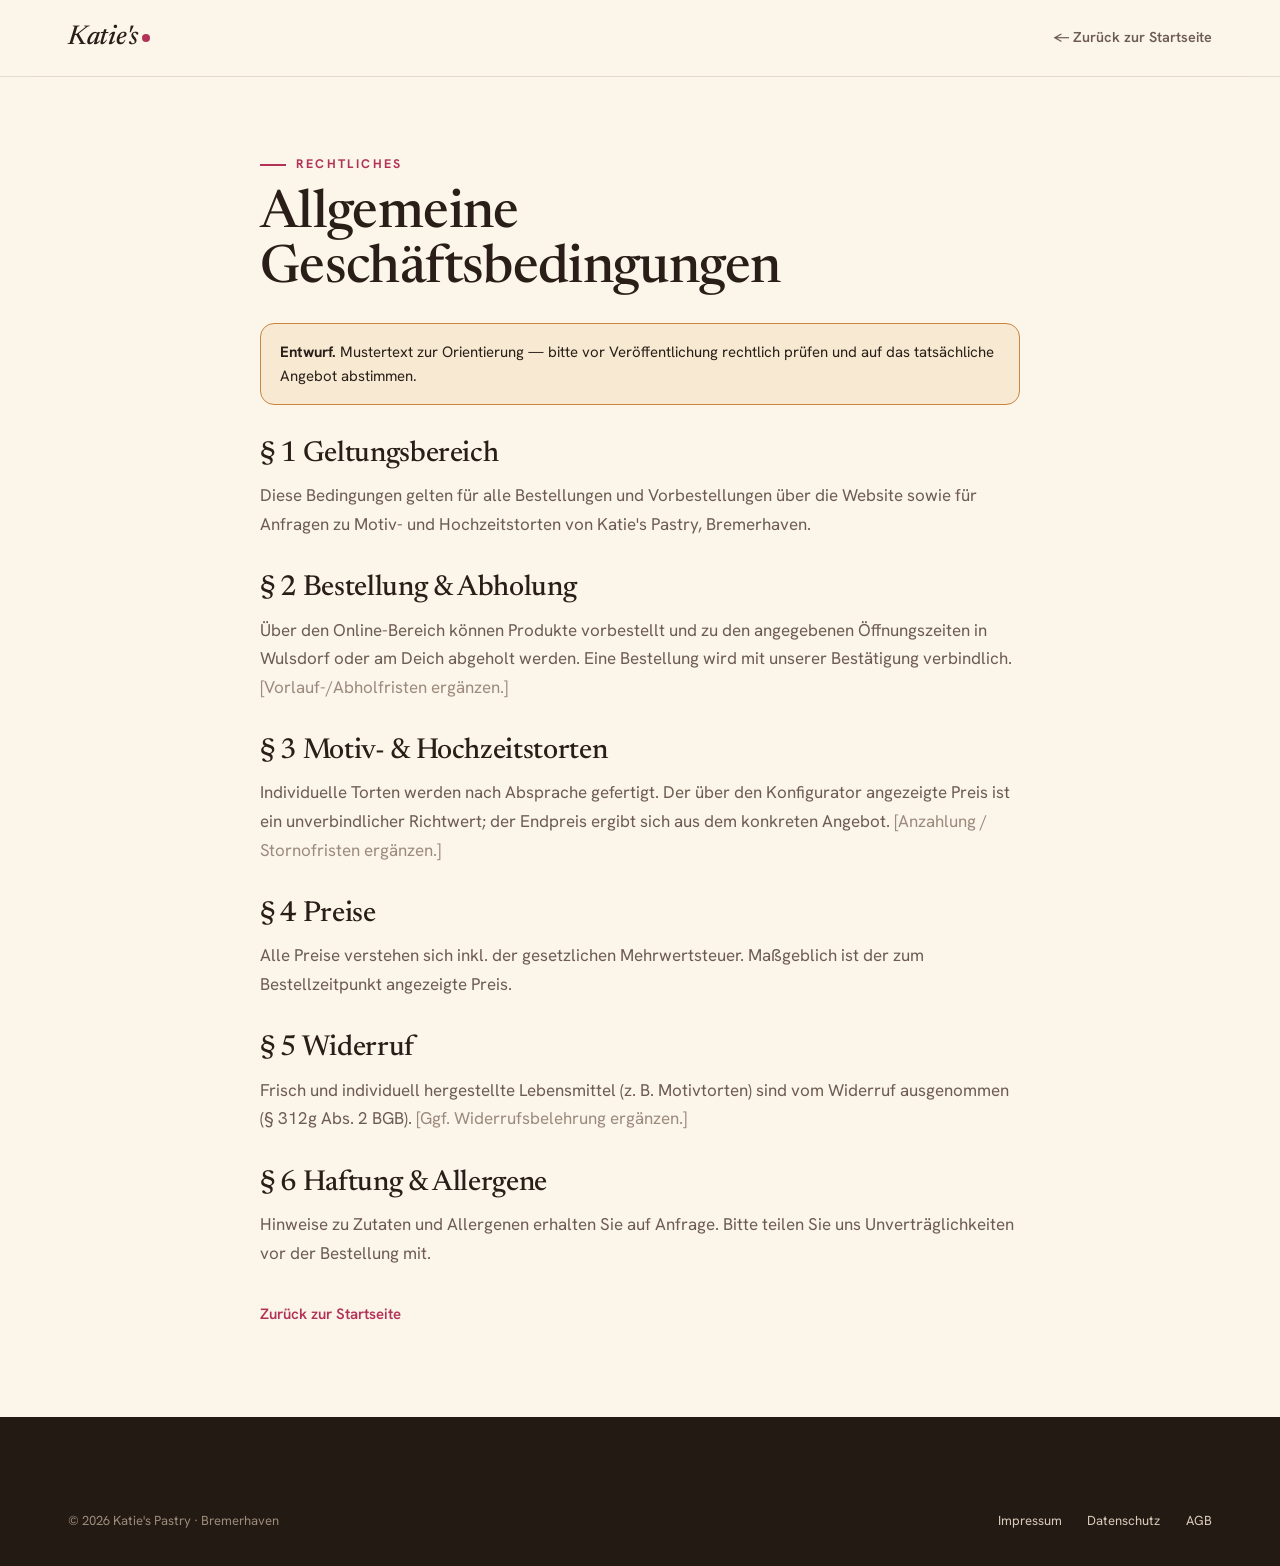
<file: AGB.html>
<!DOCTYPE html>
<html lang="de">
<head>
<meta charset="UTF-8">
<meta name="viewport" content="width=device-width, initial-scale=1.0">
<title>AGB — Katie's Pastry</title>
<meta name="robots" content="noindex">
<link rel="icon" type="image/svg+xml" href="assets/favicon.svg">
<link rel="preconnect" href="https://fonts.googleapis.com">
<link rel="preconnect" href="https://fonts.gstatic.com" crossorigin>
<link href="https://fonts.googleapis.com/css2?family=Newsreader:ital,opsz,wght@0,6..72,400;0,6..72,500;0,6..72,600;1,6..72,400;1,6..72,500&family=Hanken+Grotesk:wght@400;500;600;700;800&display=swap" rel="stylesheet">
<link rel="stylesheet" href="assets/styles.css">
</head>
<body>

<header class="legal-header">
  <div class="container">
    <a href="Katie's Pastry.html" class="brand" aria-label="Katie's Pastry — Startseite">Katie's<span class="dot"></span></a>
    <a href="Katie's Pastry.html" class="legal-back">← Zurück zur Startseite</a>
  </div>
</header>

<main class="container">
  <article class="legal">
    <span class="eyebrow">Rechtliches</span>
    <h1>Allgemeine Geschäftsbedingungen</h1>

    <div class="draft"><span><b>Entwurf.</b> Mustertext zur Orientierung — bitte vor Veröffentlichung rechtlich prüfen und auf das tatsächliche Angebot abstimmen.</span></div>

    <h2>§ 1 Geltungsbereich</h2>
    <p>Diese Bedingungen gelten für alle Bestellungen und Vorbestellungen über die Website sowie für Anfragen zu Motiv- und Hochzeitstorten von Katie's Pastry, Bremerhaven.</p>

    <h2>§ 2 Bestellung & Abholung</h2>
    <p>Über den Online-Bereich können Produkte vorbestellt und zu den angegebenen Öffnungszeiten in Wulsdorf oder am Deich abgeholt werden. Eine Bestellung wird mit unserer Bestätigung verbindlich. <span class="ph">[Vorlauf-/Abholfristen ergänzen.]</span></p>

    <h2>§ 3 Motiv- & Hochzeitstorten</h2>
    <p>Individuelle Torten werden nach Absprache gefertigt. Der über den Konfigurator angezeigte Preis ist ein unverbindlicher Richtwert; der Endpreis ergibt sich aus dem konkreten Angebot. <span class="ph">[Anzahlung / Stornofristen ergänzen.]</span></p>

    <h2>§ 4 Preise</h2>
    <p>Alle Preise verstehen sich inkl. der gesetzlichen Mehrwertsteuer. Maßgeblich ist der zum Bestellzeitpunkt angezeigte Preis.</p>

    <h2>§ 5 Widerruf</h2>
    <p>Frisch und individuell hergestellte Lebensmittel (z. B. Motivtorten) sind vom Widerruf ausgenommen (§ 312g Abs. 2 BGB). <span class="ph">[Ggf. Widerrufsbelehrung ergänzen.]</span></p>

    <h2>§ 6 Haftung & Allergene</h2>
    <p>Hinweise zu Zutaten und Allergenen erhalten Sie auf Anfrage. Bitte teilen Sie uns Unverträglichkeiten vor der Bestellung mit.</p>

    <p style="margin-top:2rem"><a class="link-arrow" href="Katie's Pastry.html">Zurück zur Startseite</a></p>
  </article>
</main>

<footer class="footer">
  <div class="container">
    <div class="footer-bot" style="border:0;padding-top:0">
      <span>© <span id="y"></span> Katie's Pastry · Bremerhaven</span>
      <div class="fb-links">
        <a href="Impressum.html">Impressum</a>
        <a href="Datenschutz.html">Datenschutz</a>
        <a href="AGB.html">AGB</a>
      </div>
    </div>
  </div>
</footer>
<script>document.getElementById('y').textContent=new Date().getFullYear();</script>
</body>
</html>
</file>
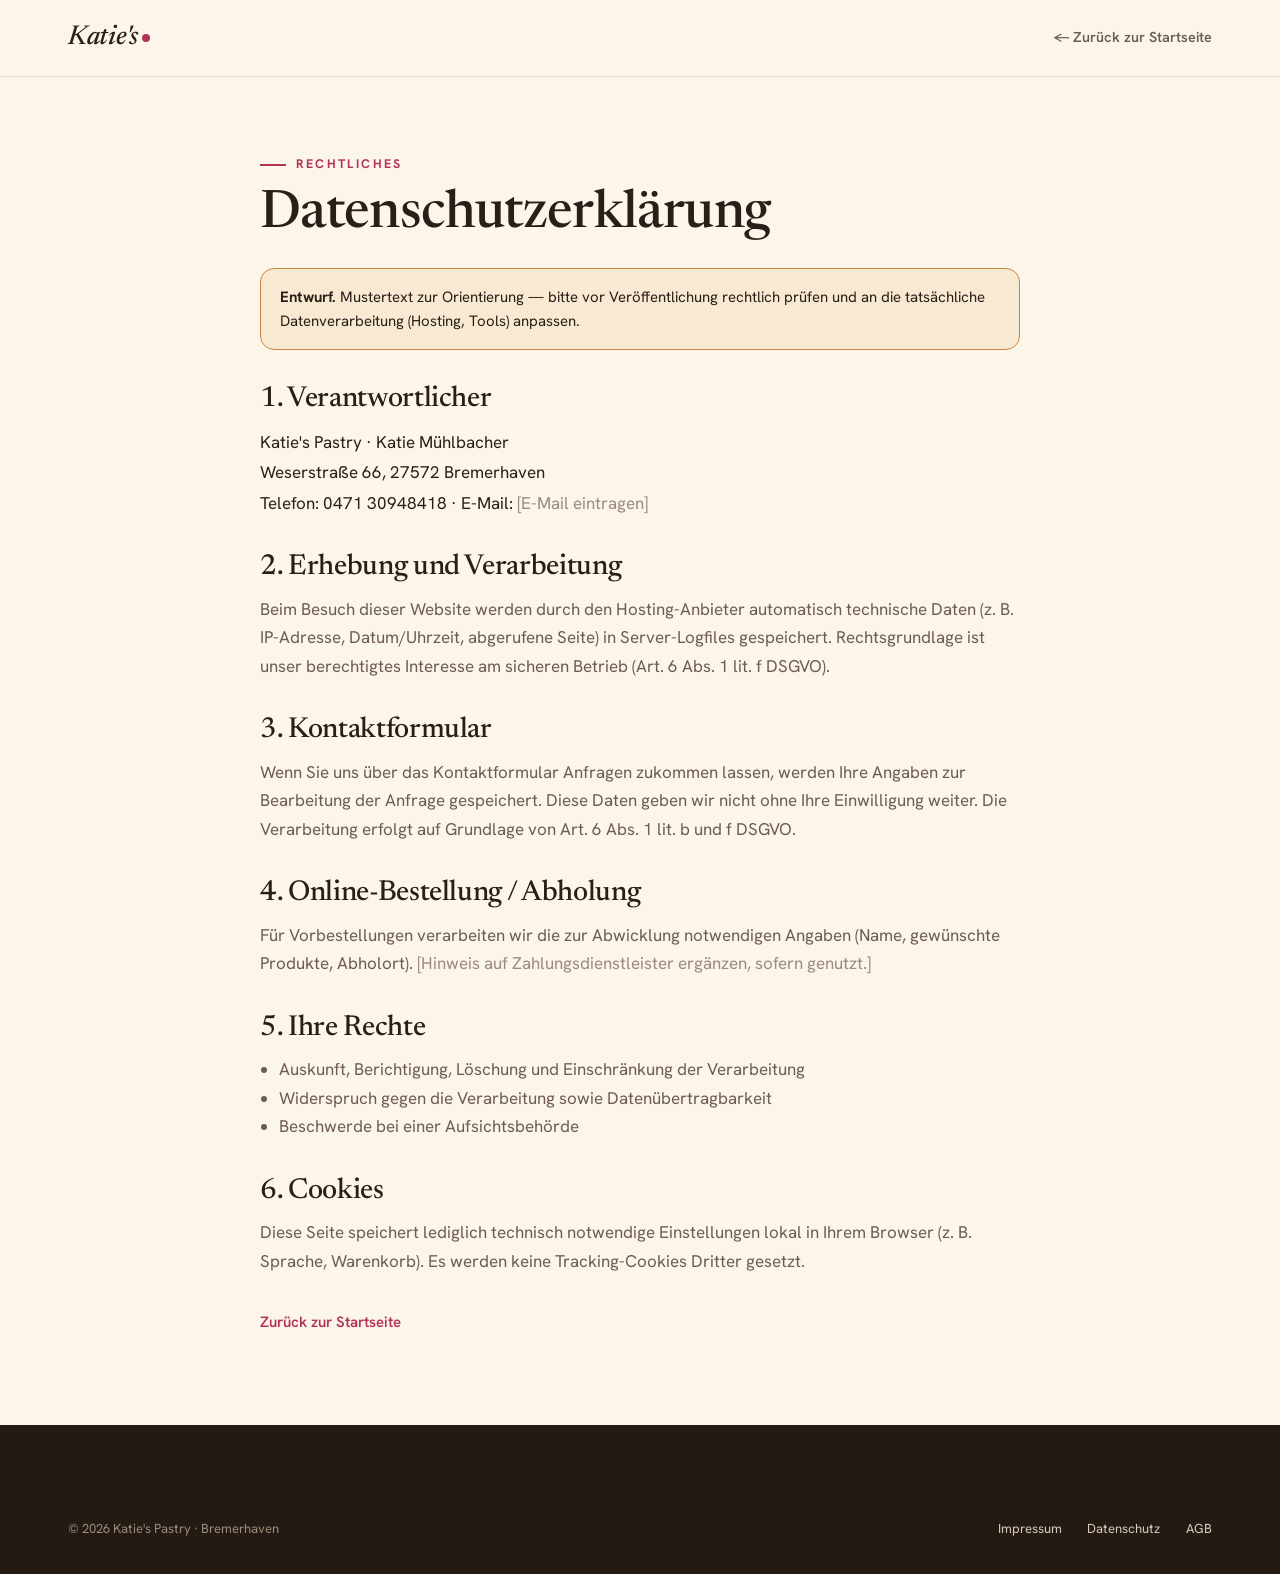
<file: Datenschutz.html>
<!DOCTYPE html>
<html lang="de">
<head>
<meta charset="UTF-8">
<meta name="viewport" content="width=device-width, initial-scale=1.0">
<title>Datenschutz — Katie's Pastry</title>
<meta name="robots" content="noindex">
<link rel="icon" type="image/svg+xml" href="assets/favicon.svg">
<link rel="preconnect" href="https://fonts.googleapis.com">
<link rel="preconnect" href="https://fonts.gstatic.com" crossorigin>
<link href="https://fonts.googleapis.com/css2?family=Newsreader:ital,opsz,wght@0,6..72,400;0,6..72,500;0,6..72,600;1,6..72,400;1,6..72,500&family=Hanken+Grotesk:wght@400;500;600;700;800&display=swap" rel="stylesheet">
<link rel="stylesheet" href="assets/styles.css">
</head>
<body>

<header class="legal-header">
  <div class="container">
    <a href="Katie's Pastry.html" class="brand" aria-label="Katie's Pastry — Startseite">Katie's<span class="dot"></span></a>
    <a href="Katie's Pastry.html" class="legal-back">← Zurück zur Startseite</a>
  </div>
</header>

<main class="container">
  <article class="legal">
    <span class="eyebrow">Rechtliches</span>
    <h1>Datenschutzerklärung</h1>

    <div class="draft"><span><b>Entwurf.</b> Mustertext zur Orientierung — bitte vor Veröffentlichung rechtlich prüfen und an die tatsächliche Datenverarbeitung (Hosting, Tools) anpassen.</span></div>

    <h2>1. Verantwortlicher</h2>
    <address>
      Katie's Pastry · Katie Mühlbacher<br>
      Weserstraße 66, 27572 Bremerhaven<br>
      Telefon: 0471 30948418 · E-Mail: <span class="ph">[E-Mail eintragen]</span>
    </address>

    <h2>2. Erhebung und Verarbeitung</h2>
    <p>Beim Besuch dieser Website werden durch den Hosting-Anbieter automatisch technische Daten (z. B. IP-Adresse, Datum/Uhrzeit, abgerufene Seite) in Server-Logfiles gespeichert. Rechtsgrundlage ist unser berechtigtes Interesse am sicheren Betrieb (Art. 6 Abs. 1 lit. f DSGVO).</p>

    <h2>3. Kontaktformular</h2>
    <p>Wenn Sie uns über das Kontaktformular Anfragen zukommen lassen, werden Ihre Angaben zur Bearbeitung der Anfrage gespeichert. Diese Daten geben wir nicht ohne Ihre Einwilligung weiter. Die Verarbeitung erfolgt auf Grundlage von Art. 6 Abs. 1 lit. b und f DSGVO.</p>

    <h2>4. Online-Bestellung / Abholung</h2>
    <p>Für Vorbestellungen verarbeiten wir die zur Abwicklung notwendigen Angaben (Name, gewünschte Produkte, Abholort). <span class="ph">[Hinweis auf Zahlungsdienstleister ergänzen, sofern genutzt.]</span></p>

    <h2>5. Ihre Rechte</h2>
    <ul>
      <li>Auskunft, Berichtigung, Löschung und Einschränkung der Verarbeitung</li>
      <li>Widerspruch gegen die Verarbeitung sowie Datenübertragbarkeit</li>
      <li>Beschwerde bei einer Aufsichtsbehörde</li>
    </ul>

    <h2>6. Cookies</h2>
    <p>Diese Seite speichert lediglich technisch notwendige Einstellungen lokal in Ihrem Browser (z. B. Sprache, Warenkorb). Es werden keine Tracking-Cookies Dritter gesetzt.</p>

    <p style="margin-top:2rem"><a class="link-arrow" href="Katie's Pastry.html">Zurück zur Startseite</a></p>
  </article>
</main>

<footer class="footer">
  <div class="container">
    <div class="footer-bot" style="border:0;padding-top:0">
      <span>© <span id="y"></span> Katie's Pastry · Bremerhaven</span>
      <div class="fb-links">
        <a href="Impressum.html">Impressum</a>
        <a href="Datenschutz.html">Datenschutz</a>
        <a href="AGB.html">AGB</a>
      </div>
    </div>
  </div>
</footer>
<script>document.getElementById('y').textContent=new Date().getFullYear();</script>
</body>
</html>
</file>
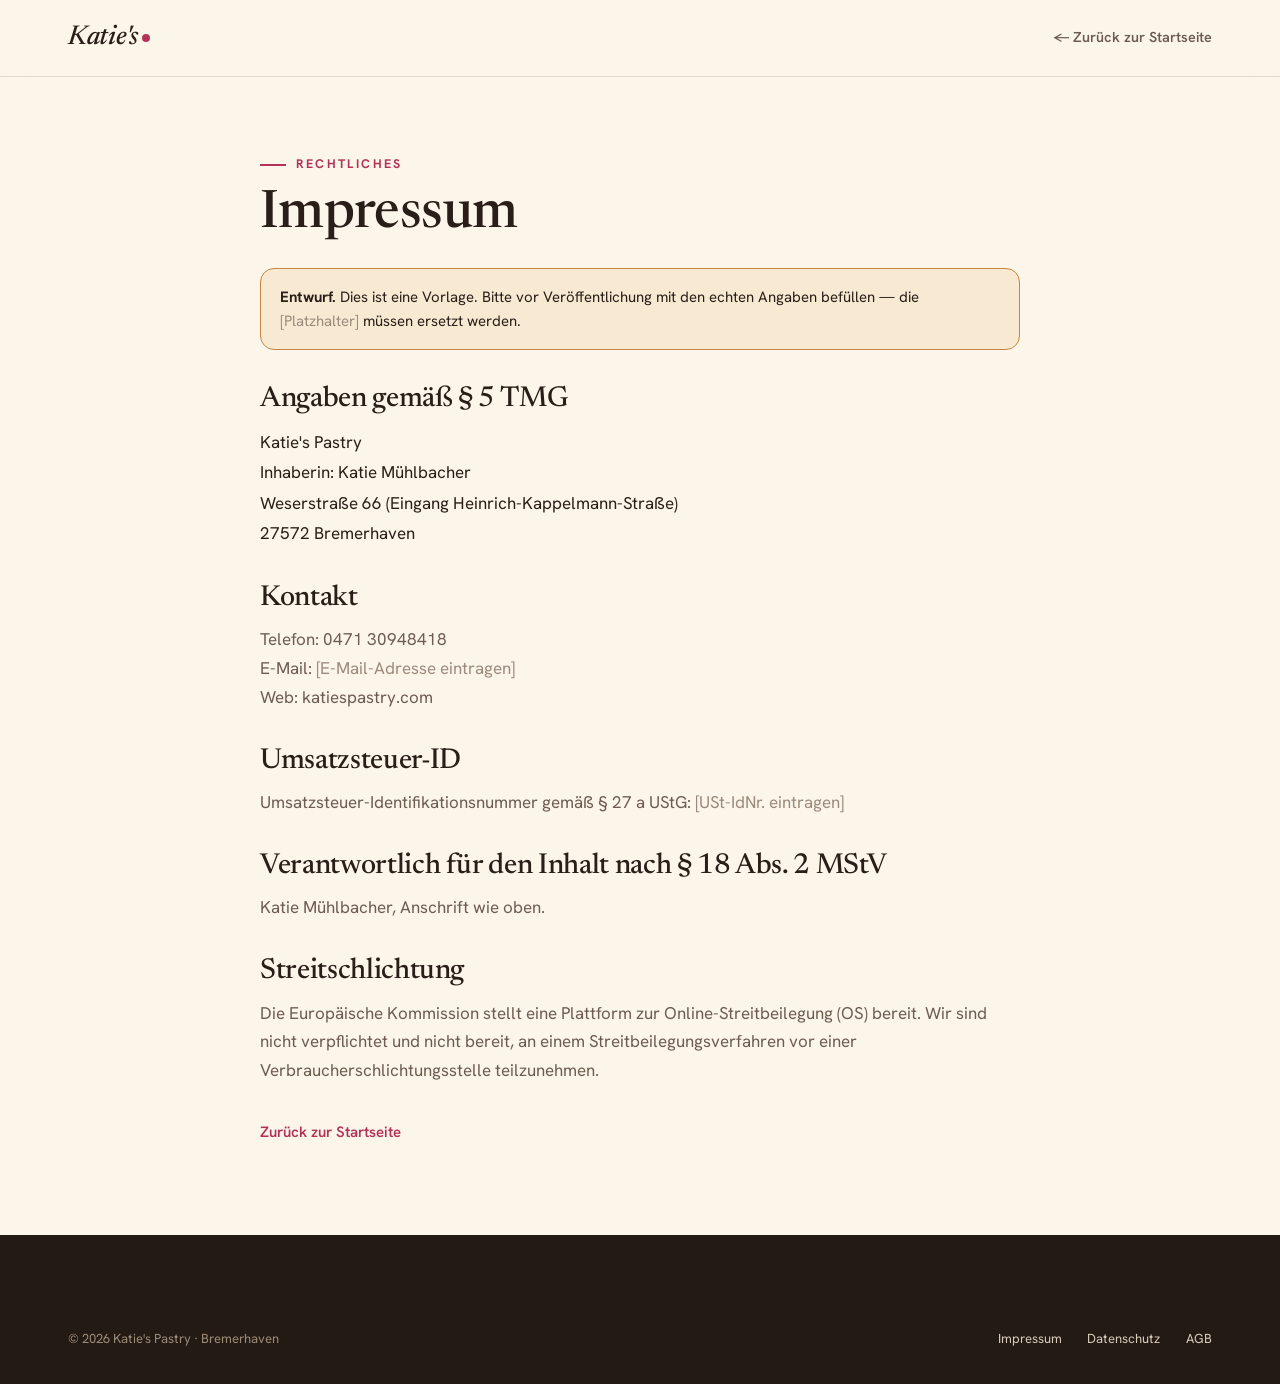
<file: Impressum.html>
<!DOCTYPE html>
<html lang="de">
<head>
<meta charset="UTF-8">
<meta name="viewport" content="width=device-width, initial-scale=1.0">
<title>Impressum — Katie's Pastry</title>
<meta name="robots" content="noindex">
<link rel="icon" type="image/svg+xml" href="assets/favicon.svg">
<link rel="preconnect" href="https://fonts.googleapis.com">
<link rel="preconnect" href="https://fonts.gstatic.com" crossorigin>
<link href="https://fonts.googleapis.com/css2?family=Newsreader:ital,opsz,wght@0,6..72,400;0,6..72,500;0,6..72,600;1,6..72,400;1,6..72,500&family=Hanken+Grotesk:wght@400;500;600;700;800&display=swap" rel="stylesheet">
<link rel="stylesheet" href="assets/styles.css">
</head>
<body>

<header class="legal-header">
  <div class="container">
    <a href="Katie's Pastry.html" class="brand" aria-label="Katie's Pastry — Startseite">Katie's<span class="dot"></span></a>
    <a href="Katie's Pastry.html" class="legal-back">← Zurück zur Startseite</a>
  </div>
</header>

<main class="container">
  <article class="legal">
    <span class="eyebrow">Rechtliches</span>
    <h1>Impressum</h1>

    <div class="draft"><span><b>Entwurf.</b> Dies ist eine Vorlage. Bitte vor Veröffentlichung mit den echten Angaben befüllen — die <span class="ph">[Platzhalter]</span> müssen ersetzt werden.</span></div>

    <h2>Angaben gemäß § 5 TMG</h2>
    <address>
      Katie's Pastry<br>
      Inhaberin: Katie Mühlbacher<br>
      Weserstraße 66 (Eingang Heinrich-Kappelmann-Straße)<br>
      27572 Bremerhaven
    </address>

    <h2>Kontakt</h2>
    <p>
      Telefon: 0471 30948418<br>
      E-Mail: <span class="ph">[E-Mail-Adresse eintragen]</span><br>
      Web: katiespastry.com
    </p>

    <h2>Umsatzsteuer-ID</h2>
    <p>Umsatzsteuer-Identifikationsnummer gemäß § 27 a UStG: <span class="ph">[USt-IdNr. eintragen]</span></p>

    <h2>Verantwortlich für den Inhalt nach § 18 Abs. 2 MStV</h2>
    <p>Katie Mühlbacher, Anschrift wie oben.</p>

    <h2>Streitschlichtung</h2>
    <p>Die Europäische Kommission stellt eine Plattform zur Online-Streitbeilegung (OS) bereit. Wir sind nicht verpflichtet und nicht bereit, an einem Streitbeilegungsverfahren vor einer Verbraucherschlichtungsstelle teilzunehmen.</p>

    <p style="margin-top:2rem"><a class="link-arrow" href="Katie's Pastry.html">Zurück zur Startseite</a></p>
  </article>
</main>

<footer class="footer">
  <div class="container">
    <div class="footer-bot" style="border:0;padding-top:0">
      <span>© <span id="y"></span> Katie's Pastry · Bremerhaven</span>
      <div class="fb-links">
        <a href="Impressum.html">Impressum</a>
        <a href="Datenschutz.html">Datenschutz</a>
        <a href="AGB.html">AGB</a>
      </div>
    </div>
  </div>
</footer>
<script>document.getElementById('y').textContent=new Date().getFullYear();</script>
</body>
</html>
</file>
<file: assets/styles.css>
/* ============================================================
   Katie's Pastry — warme Konditorei-Marke
   Palette: Creme · Espresso · Cassis-Beere · Karamell · Pistazie
   Type:   Newsreader (display/serif) + Hanken Grotesk (sans)
   ============================================================ */

:root {
  /* surfaces */
  --cream:    #FBF5EA;
  --cream-2:  #F3E7D3;
  --sand:     #EAD9BF;
  --paper:    #FFFCF6;
  --ink-block:#241A14;

  /* ink */
  --ink:   #2A1F18;
  --ink-2: #6E5C50;
  --ink-3: #9C8A7C;

  /* brand accents */
  --berry:      #B23357;
  --berry-deep: #8C2645;
  --berry-soft: #F6E2E8;
  --caramel:    #C9853C;
  --caramel-deep:#A9692A;
  --caramel-soft:#F7E9D2;
  --pistachio:  #7C9A57;
  --pistachio-soft:#EAEFDD;

  /* lines */
  --line:   rgba(42,31,24,.12);
  --line-2: rgba(42,31,24,.22);

  /* radii */
  --r-sm: 8px;
  --r:    14px;
  --r-lg: 24px;
  --r-pill: 999px;

  /* shadows (floating UI only) */
  --shadow-sm: 0 8px 22px -14px rgba(42,31,24,.35);
  --shadow:    0 26px 60px -28px rgba(42,31,24,.40);

  /* type */
  --font-display: "Newsreader", Georgia, "Times New Roman", serif;
  --font-body: "Hanken Grotesk", system-ui, -apple-system, "Segoe UI", sans-serif;

  --t-display: clamp(2.9rem, 1.4rem + 6vw, 6rem);
  --t-h2:      clamp(2rem, 1.2rem + 3vw, 3.3rem);
  --t-h3:      clamp(1.35rem, 1.05rem + 1vw, 1.8rem);
  --t-h4:      1.18rem;
  --t-body-lg: clamp(1.06rem, 1rem + .3vw, 1.22rem);
  --t-body:    1.0625rem;
  --t-sm:      .9375rem;
  --t-eyebrow: .78rem;

  --container: 1240px;
  --gutter: clamp(1.15rem, 4vw, 3rem);
}

/* ---------- reset ---------- */
*, *::before, *::after { box-sizing: border-box; }
* { margin: 0; }
html { -webkit-text-size-adjust: 100%; scroll-behavior: smooth; background: var(--ink-block); }
body {
  font-family: var(--font-body);
  font-size: var(--t-body);
  line-height: 1.6;
  color: var(--ink);
  background: var(--cream);
  -webkit-font-smoothing: antialiased;
  text-rendering: optimizeLegibility;
  overflow-x: hidden;
}
img, svg, image-slot { display: block; max-width: 100%; }
a { color: inherit; text-decoration: none; }
button { font: inherit; color: inherit; cursor: pointer; background: none; border: none; }
input, textarea, select { font: inherit; color: inherit; }
ul { list-style: none; padding: 0; }
:focus-visible { outline: 2.5px solid var(--berry); outline-offset: 3px; border-radius: 3px; }

/* ---------- type helpers ---------- */
h1, h2, h3, h4 {
  font-family: var(--font-display);
  font-weight: 500;
  line-height: 1.04;
  letter-spacing: -.012em;
  color: var(--ink);
  text-wrap: balance;
}
.serif-i { font-style: italic; }
p { text-wrap: pretty; }

.eyebrow {
  font-family: var(--font-body);
  font-weight: 700;
  font-size: var(--t-eyebrow);
  letter-spacing: .19em;
  text-transform: uppercase;
  color: var(--berry);
  display: inline-flex;
  align-items: center;
  gap: .6rem;
}
.eyebrow.caramel { color: var(--caramel-deep); }
.eyebrow.muted { color: var(--ink-3); }
.eyebrow::before {
  content: "";
  width: 26px; height: 2px;
  background: currentColor;
  display: inline-block;
}
.eyebrow.no-rule::before { display: none; }

.lede { font-size: var(--t-body-lg); color: var(--ink-2); line-height: 1.62; }

/* ---------- layout ---------- */
.container { width: 100%; max-width: var(--container); margin-inline: auto; padding-inline: var(--gutter); }
.section { padding-block: clamp(3.4rem, 2rem + 6vw, 7rem); }
.section-tight { padding-block: clamp(2.6rem, 2rem + 3vw, 4.4rem); }
.bg-cream2 { background: var(--cream-2); }
.bg-paper { background: var(--paper); }
.bg-ink { background: var(--ink-block); color: #F3E9DD; }
.bg-berry { background: var(--berry); color: #fff; }

.section-head { max-width: 56ch; }
.section-head.center { margin-inline: auto; text-align: center; }
.section-head h2 { margin-top: .7rem; }
.section-head p { margin-top: 1rem; }

/* ---------- buttons ---------- */
.btn {
  --bg: var(--berry); --fg: #fff; --bd: var(--berry);
  display: inline-flex; align-items: center; justify-content: center; gap: .55rem;
  padding: .85rem 1.5rem;
  background: var(--bg); color: var(--fg);
  border: 1.5px solid var(--bd);
  border-radius: var(--r-pill);
  font-weight: 600; font-size: var(--t-sm); letter-spacing: .01em;
  line-height: 1; white-space: nowrap;
  transition: transform .18s cubic-bezier(.4,0,.2,1), background .18s, color .18s, border-color .18s;
}
.btn:hover { background: var(--berry-deep); border-color: var(--berry-deep); }
.btn:active { transform: scale(.96); }
.btn svg { width: 18px; height: 18px; }

.btn-outline { --bg: transparent; --fg: var(--ink); --bd: var(--line-2); }
.btn-outline:hover { background: var(--ink); color: var(--cream); border-color: var(--ink); }

.btn-ghost { --bg: transparent; --fg: var(--ink); --bd: transparent; padding-inline: .4rem; }
.btn-ghost:hover { background: transparent; color: var(--berry); }

.btn-light { --bg: var(--cream); --fg: var(--ink); --bd: var(--cream); }
.btn-light:hover { background: #fff; color: var(--berry); border-color: #fff; }

.btn-sm { padding: .6rem 1rem; font-size: .85rem; }
.btn-block { width: 100%; }

.link-arrow {
  display: inline-flex; align-items: center; gap: .5rem;
  font-weight: 600; font-size: var(--t-sm); color: var(--berry);
  border-bottom: 1.5px solid transparent; padding-bottom: 2px;
  transition: gap .18s, border-color .18s;
}
.link-arrow svg { width: 17px; height: 17px; }
.link-arrow:hover { gap: .85rem; border-color: var(--berry); }

/* ---------- utility bar (live status + ticker + phone) ---------- */
.utilbar { display: flex; align-items: stretch; background: var(--ink-block); color: #E7D9C8; font-size: .8rem; letter-spacing: .02em; overflow: hidden; }
.open-status { display: inline-flex; align-items: center; gap: 1.1rem; padding: .55rem 1.1rem; white-space: nowrap; flex: none; border-right: 1px solid rgba(255,255,255,.1); }
.loc-stat { display: inline-flex; align-items: center; gap: .45rem; }
.loc-stat b { color: #fff; font-weight: 600; }
.loc-stat .ls-detail { color: #C9BBAA; }
.s-dot { width: 8px; height: 8px; border-radius: 50%; background: #7BB661; position: relative; flex: none; }
.s-dot::after { content: ""; position: absolute; inset: -4px; border-radius: 50%; border: 2px solid rgba(123,182,97,.6); animation: livePulse 2s ease-out infinite; }
.loc-stat.closed .s-dot { background: #D2766B; }
.loc-stat.closed .s-dot::after { display: none; }

.fresh-zone { flex: 1; min-width: 0; display: flex; align-items: stretch; }
.fresh-tag { display: inline-flex; align-items: center; gap: .5rem; background: var(--berry); color: #fff; font-weight: 700; font-size: .72rem; letter-spacing: .1em; text-transform: uppercase; padding: .55rem .9rem; white-space: nowrap; flex: none; }
.live-dot { width: 7px; height: 7px; border-radius: 50%; background: #fff; position: relative; flex: none; }
.live-dot::after { content: ""; position: absolute; inset: -4px; border-radius: 50%; border: 2px solid rgba(255,255,255,.65); animation: livePulse 1.9s ease-out infinite; }
@keyframes livePulse { 0% { transform: scale(.5); opacity: .9; } 100% { transform: scale(1.9); opacity: 0; } }
.fresh-ticker { overflow: hidden; flex: 1; min-width: 0; display: flex; align-items: center; -webkit-mask-image: linear-gradient(90deg, transparent, #000 5%, #000 95%, transparent); mask-image: linear-gradient(90deg, transparent, #000 5%, #000 95%, transparent); }
.fresh-track { display: flex; align-items: center; width: max-content; animation: freshScroll 40s linear infinite; will-change: transform; }
.fresh-zone:hover .fresh-track { animation-play-state: paused; }
.fresh-item { display: inline-flex; align-items: center; font-size: .82rem; color: #E7D9C8; padding: .55rem 0 .55rem 1.2rem; white-space: nowrap; }
.fresh-item::after { content: "•"; margin: 0 0 0 1.2rem; color: var(--berry); }
@keyframes freshScroll { to { transform: translateX(-50%); } }

.util-phone { display: inline-flex; align-items: center; gap: .4rem; padding: .55rem 1.1rem; flex: none; border-left: 1px solid rgba(255,255,255,.1); white-space: nowrap; color: #E7D9C8; }
.util-phone:hover { color: #fff; }
.util-phone svg { width: 14px; height: 14px; }

@media (prefers-reduced-motion: reduce){ .fresh-track { animation: none; } .live-dot::after, .s-dot::after { animation: none; } }
@media (max-width: 760px){
  .util-phone { display: none; }
  .fresh-zone { display: none; }
  .open-status { flex: 1; justify-content: center; border-right: 0; flex-wrap: wrap; gap: .3rem .9rem; padding: .55rem .8rem; }
}
@media (max-width: 380px){
  .open-status .ls-detail { display: none; }
  .open-status { gap: .3rem 1.1rem; }
}

/* ---------- header ---------- */
.header {
  position: sticky; top: 0; z-index: 50;
  background: color-mix(in srgb, var(--cream) 86%, transparent);
  backdrop-filter: blur(12px);
  border-bottom: 1px solid var(--line);
}
.header .container { display: flex; align-items: center; gap: 1.5rem; padding-block: .85rem; }
.brand { display: inline-flex; align-items: baseline; gap: .12rem; font-family: var(--font-display); font-size: 1.7rem; font-style: italic; font-weight: 500; letter-spacing: -.01em; }
.brand .dot { width: 8px; height: 8px; border-radius: 50%; background: var(--berry); align-self: center; margin-left: .15rem; }
.nav { display: flex; align-items: center; gap: 1.6rem; margin-left: auto; }
.nav a { font-size: .95rem; font-weight: 500; color: var(--ink-2); transition: color .16s; }
.nav a:hover { color: var(--berry); }
.header-actions { display: flex; align-items: center; gap: .65rem; }

.lang {
  display: inline-flex; border: 1.5px solid var(--line-2); border-radius: var(--r-pill); overflow: hidden;
}
.lang button { padding: .34rem .6rem; font-size: .78rem; font-weight: 700; letter-spacing: .04em; color: var(--ink-3); }
.lang button[aria-pressed="true"] { background: var(--ink); color: var(--cream); }

.cart-btn { position: relative; display: inline-flex; align-items: center; justify-content: center; width: 42px; height: 42px; border-radius: 50%; border: 1.5px solid var(--line-2); transition: border-color .16s, background .16s; }
.cart-btn:hover { border-color: var(--berry); color: var(--berry); }
.cart-btn svg { width: 19px; height: 19px; }
.cart-count {
  position: absolute; top: -5px; right: -5px; min-width: 19px; height: 19px; padding: 0 5px;
  background: var(--berry); color: #fff; border-radius: var(--r-pill);
  font-family: var(--font-body); font-size: .68rem; font-weight: 700;
  display: grid; place-items: center; border: 2px solid var(--cream);
  transform: scale(0); transition: transform .2s cubic-bezier(.34,1.56,.64,1);
}
.cart-count.show { transform: scale(1); }

.burger { display: none; width: 42px; height: 42px; border-radius: 50%; border: 1.5px solid var(--line-2); align-items: center; justify-content: center; }
.burger svg { width: 20px; height: 20px; }

@media (max-width: 940px){
  .nav { display: none; }
  .burger { display: inline-flex; }
  .header .header-actions { margin-left: auto; }
  .header-actions > .lang { display: none; }
}
.mn-lang { align-self: flex-start; }

/* mobile nav drawer */
.mobile-nav {
  position: fixed; inset: 0; z-index: 70; display: none;
}
.mobile-nav.open { display: block; }
.mobile-nav .scrim { position: absolute; inset: 0; background: rgba(36,26,20,.42); opacity: 0; transition: opacity .25s; }
.mobile-nav.open .scrim { opacity: 1; }
.mobile-nav .panel {
  position: absolute; top: 0; right: 0; height: 100%; width: min(82vw, 340px);
  background: var(--cream); padding: 1.4rem var(--gutter); display: flex; flex-direction: column; gap: .3rem;
  transform: translateX(100%); transition: transform .3s cubic-bezier(.4,0,.2,1);
  box-shadow: var(--shadow);
}
.mobile-nav.open .panel { transform: translateX(0); }
.mobile-nav .panel .mn-top { display: flex; align-items: center; justify-content: space-between; margin-bottom: 1rem; }
.mobile-nav .panel a { padding: .85rem 0; font-family: var(--font-display); font-size: 1.5rem; border-bottom: 1px solid var(--line); }
.mobile-nav .panel a:hover { color: var(--berry); }
.mobile-nav .panel .mn-foot { margin-top: auto; padding-top: 1.2rem; display: flex; flex-direction: column; gap: .9rem; }

/* ---------- hero ---------- */
.hero { padding-block: clamp(2.4rem, 1.5rem + 4vw, 5rem) clamp(3rem, 2rem + 4vw, 5.5rem); }
.hero-grid { display: grid; grid-template-columns: 1.05fr .95fr; gap: clamp(1.6rem, 1rem + 3vw, 4rem); align-items: center; }
.hero-copy h1 { font-size: var(--t-display); margin: 1rem 0 1.3rem; }
.hero-copy h1 em { color: var(--berry); }
.hero-cta { display: flex; flex-wrap: wrap; gap: .8rem; margin-top: 1.8rem; }
.hero-meta { display: flex; flex-wrap: wrap; gap: 1.6rem 2.2rem; margin-top: 2.2rem; padding-top: 1.6rem; border-top: 1px solid var(--line); }
.hero-meta .hm { display: flex; flex-direction: column; gap: .15rem; }
.hero-meta .hm .k { font-size: .78rem; font-weight: 700; letter-spacing: .12em; text-transform: uppercase; color: var(--ink-3); white-space: nowrap; }
.hero-meta .hm .v { font-weight: 600; }
.hero-meta .hm .v small { display: block; font-weight: 400; color: var(--ink-2); font-size: .9rem; }

.hero-art { position: relative; }
.hero-art .slot-main { width: 100%; aspect-ratio: 4/5; border-radius: 20px; background-image: url('https://images.unsplash.com/photo-1565958011703-44f9829ba187?auto=format&fit=crop&w=820&q=72'), linear-gradient(150deg, var(--caramel-soft), var(--berry-soft) 72%, var(--cream-2)); background-size: cover; background-position: center; box-shadow: 0 30px 60px -34px rgba(42,31,24,.5); }
.hero-art .slot-float {
  position: absolute; bottom: -28px; left: -34px; width: 42%; aspect-ratio: 1/1;
  border: 6px solid var(--cream); border-radius: var(--r); box-shadow: var(--shadow-sm);
  background-image: url('https://images.unsplash.com/photo-1569864358642-9d1684040f43?auto=format&fit=crop&w=460&q=72');
  background-size: cover; background-position: center;
}
.hero-badge {
  position: absolute; top: -18px; right: -14px;
  width: 104px; height: 104px; border-radius: 50%;
  background: var(--berry); color: #fff; display: grid; place-items: center; text-align: center;
  font-family: var(--font-display); font-style: italic; line-height: 1.05; font-size: .95rem;
  transform: rotate(8deg); box-shadow: var(--shadow-sm);
}
.hero-badge b { display: block; font-style: normal; font-family: var(--font-body); font-weight: 800; font-size: 1.5rem; letter-spacing: -.01em; }
@media (max-width: 860px){
  .hero-grid { grid-template-columns: 1fr; }
  .hero-art { order: -1; width: 100%; max-width: 440px; margin-inline: auto; }
  .hero-art .slot-main { aspect-ratio: 4 / 3.2; }
  .hero-art .slot-float { width: 34%; left: -10px; bottom: -14px; }
}
@media (max-width: 600px){
  .hero-badge { width: 84px; height: 84px; font-size: .8rem; top: -10px; right: -6px; }
  .hero-badge b { font-size: 1.2rem; }
  .hero-meta { gap: 1.1rem 1.6rem; }
}

/* ---------- marquee band ---------- */
.band { background: var(--ink-block); color: var(--cream); overflow: hidden; }
.band-track { display: flex; gap: 3.5rem; padding-block: .9rem; white-space: nowrap; width: max-content; animation: marquee 32s linear infinite; }
.band-track span { font-family: var(--font-display); font-style: italic; font-size: 1.15rem; display: inline-flex; align-items: center; gap: 3.5rem; color: #EADCCB; }
.band-track span::after { content: "•"; color: var(--berry); font-style: normal; }
@keyframes marquee { to { transform: translateX(-50%); } }
@media (prefers-reduced-motion: reduce){ .band-track { animation: none; } }

/* ---------- USP ---------- */
.usp-grid { display: grid; grid-template-columns: repeat(3, 1fr); gap: clamp(1rem, 1rem + 1vw, 2rem); }
.usp { padding: 1.6rem; border: 1px solid var(--line); border-radius: var(--r); background: var(--paper); }
.usp .ic { width: 46px; height: 46px; border-radius: 50%; display: grid; place-items: center; background: var(--berry-soft); color: var(--berry); margin-bottom: 1rem; }
.usp .ic svg { width: 22px; height: 22px; }
.usp h3 { font-size: var(--t-h4); font-family: var(--font-body); font-weight: 700; letter-spacing: 0; margin-bottom: .35rem; }
.usp p { color: var(--ink-2); font-size: var(--t-sm); }
@media (max-width: 760px){ .usp-grid { grid-template-columns: 1fr; } }

/* ---------- sortiment categories ---------- */
.cat-grid { display: grid; grid-template-columns: repeat(4, 1fr); gap: clamp(.8rem, .5rem + 1vw, 1.3rem); margin-top: 2.4rem; }
.cat { position: relative; display: block; border-radius: var(--r); overflow: hidden; background: var(--cream-2); }
.cat image-slot { width: 100%; aspect-ratio: 3/3.4; }
/* category tiles carry their own label, so suppress the slot's built-in
   empty-state caption + dashed ring to keep them clean */
.cat image-slot::part(empty) { display: none; }
.cat image-slot::part(ring) { display: none; }
.cat .cat-label { position: absolute; left: 0; right: 0; bottom: 0; padding: 1.4rem 1.15rem 1.15rem; background: linear-gradient(to top, rgba(36,26,20,.88), rgba(36,26,20,.35) 60%, rgba(36,26,20,0)); color: #fff; }
.cat .cat-label .n { display: block; font-family: var(--font-display); font-size: 1.3rem; font-style: italic; margin-bottom: .25rem; }
.cat .cat-label .c { display: block; font-size: .8rem; color: rgba(255,255,255,.82); line-height: 1.4; }
.cat:hover .cat-label .n { text-decoration: underline; text-underline-offset: 3px; }
@media (max-width: 880px){ .cat-grid { grid-template-columns: repeat(2, 1fr); } }

/* ---------- shop ---------- */
.shop-bar { display: flex; align-items: center; gap: 1rem; flex-wrap: wrap; margin: 2rem 0 1.8rem; }
.chips { display: flex; gap: .55rem; flex-wrap: wrap; }
.chip {
  padding: .5rem 1rem; border-radius: var(--r-pill); border: 1.5px solid var(--line-2);
  font-size: .88rem; font-weight: 600; color: var(--ink-2); transition: all .16s; white-space: nowrap;
}
.chip:hover { border-color: var(--ink); color: var(--ink); }
.chip[aria-pressed="true"] { background: var(--ink); color: var(--cream); border-color: var(--ink); }
.shop-note { margin-left: auto; font-size: .85rem; color: var(--ink-3); display: inline-flex; align-items: center; gap: .45rem; }
.shop-note svg { width: 16px; height: 16px; }

.product-grid { display: grid; grid-template-columns: repeat(4, 1fr); gap: clamp(1rem, .6rem + 1.2vw, 1.6rem); }
@media (max-width: 1040px){ .product-grid { grid-template-columns: repeat(3, 1fr); } }
@media (max-width: 760px){ .product-grid { grid-template-columns: repeat(2, 1fr); } }
@media (max-width: 460px){ .product-grid { grid-template-columns: 1fr; } }

.product {
  display: flex; flex-direction: column; background: var(--paper);
  border: 1px solid var(--line); border-radius: var(--r); overflow: hidden;
  transition: transform .2s cubic-bezier(.4,0,.2,1), box-shadow .2s, border-color .2s;
}
.product:hover { transform: translateY(-4px); box-shadow: var(--shadow-sm); border-color: var(--line-2); }
.product .p-img { position: relative; }
.product .p-img image-slot { width: 100%; aspect-ratio: 1/1; }
.product .p-tag {
  position: absolute; top: .7rem; left: .7rem; padding: .28rem .6rem; border-radius: var(--r-pill);
  font-size: .68rem; font-weight: 700; letter-spacing: .05em; text-transform: uppercase;
}
.p-tag.fav { background: var(--berry); color: #fff; }
.p-tag.veg { background: var(--pistachio); color: #fff; }
.p-tag.new { background: var(--caramel); color: #fff; }
.product .p-body { padding: 1rem 1.05rem 1.15rem; display: flex; flex-direction: column; gap: .25rem; flex: 1; }
.product .p-name { font-family: var(--font-display); font-size: 1.2rem; line-height: 1.1; }
.product .p-desc { font-size: .85rem; color: var(--ink-2); line-height: 1.45; }
.product .p-foot { display: flex; align-items: center; justify-content: space-between; gap: .6rem; margin-top: auto; padding-top: .9rem; }
.product .p-price { font-weight: 700; font-size: 1.1rem; }
.product .p-price small { font-weight: 500; font-size: .76rem; color: var(--ink-3); }
.add-btn { display: inline-flex; align-items: center; gap: .4rem; padding: .55rem .9rem; border-radius: var(--r-pill); background: var(--berry-soft); color: var(--berry-deep); font-weight: 700; font-size: .82rem; transition: background .16s, color .16s; }
.add-btn:hover { background: var(--berry); color: #fff; }
.add-btn svg { width: 16px; height: 16px; }
.add-btn.added { background: var(--pistachio); color: #fff; }

/* ---------- cart drawer ---------- */
.cart { position: fixed; inset: 0; z-index: 80; display: none; }
.cart.open { display: block; }
.cart .scrim { position: absolute; inset: 0; background: rgba(36,26,20,.45); opacity: 0; transition: opacity .25s; }
.cart.open .scrim { opacity: 1; }
.cart .panel {
  position: absolute; top: 0; right: 0; height: 100%; width: min(94vw, 432px);
  background: var(--cream); display: flex; flex-direction: column;
  transform: translateX(100%); transition: transform .32s cubic-bezier(.4,0,.2,1); box-shadow: var(--shadow);
}
.cart.open .panel { transform: translateX(0); }
.cart-head { display: flex; align-items: center; justify-content: space-between; padding: 1.3rem var(--gutter); border-bottom: 1px solid var(--line); }
.cart-head h3 { font-size: 1.4rem; }
.icon-btn { width: 38px; height: 38px; border-radius: 50%; display: grid; place-items: center; transition: background .16s; }
.icon-btn:hover { background: var(--cream-2); }
.icon-btn svg { width: 19px; height: 19px; }
.cart-body { flex: 1; overflow-y: auto; padding: 1rem var(--gutter); }
.cart-empty { text-align: center; color: var(--ink-3); padding: 3rem 1rem; }
.cart-empty svg { width: 42px; height: 42px; margin: 0 auto 1rem; opacity: .4; }

.cart-item { display: grid; grid-template-columns: 64px 1fr auto; gap: .9rem; padding: 1rem 0; border-bottom: 1px solid var(--line); }
.cart-item .ci-img { width: 64px; height: 64px; border-radius: var(--r-sm); overflow: hidden; }
.cart-item .ci-img image-slot { width: 100%; height: 100%; }
.cart-item .ci-name { font-weight: 700; font-size: .95rem; }
.cart-item .ci-meta { font-size: .8rem; color: var(--ink-3); }
.cart-item .ci-price { font-weight: 700; font-size: .95rem; text-align: right; white-space: nowrap; }
.qty { display: inline-flex; align-items: center; border: 1.5px solid var(--line-2); border-radius: var(--r-pill); margin-top: .5rem; }
.qty button { width: 28px; height: 28px; display: grid; place-items: center; color: var(--ink-2); }
.qty button:hover { color: var(--berry); }
.qty button svg { width: 14px; height: 14px; }
.qty span { min-width: 22px; text-align: center; font-weight: 700; font-size: .85rem; }
.ci-remove { font-size: .76rem; color: var(--ink-3); margin-top: .55rem; text-align: right; }
.ci-remove:hover { color: var(--berry); }

.cart-foot { border-top: 1px solid var(--line); padding: 1.2rem var(--gutter) 1.5rem; background: var(--paper); }
.pickup { margin-bottom: 1rem; }
.pickup .pk-label { font-size: .78rem; font-weight: 700; letter-spacing: .1em; text-transform: uppercase; color: var(--ink-3); margin-bottom: .5rem; }
.pickup .pk-opts { display: grid; grid-template-columns: 1fr 1fr; gap: .5rem; }
.pk-opt { border: 1.5px solid var(--line-2); border-radius: var(--r-sm); padding: .6rem .7rem; font-size: .82rem; line-height: 1.25; transition: border-color .16s, background .16s; text-align: left; }
.pk-opt b { display: block; font-size: .9rem; }
.pk-opt small { color: var(--ink-3); }
.pk-opt[aria-pressed="true"] { border-color: var(--berry); background: var(--berry-soft); }
.cart-total { display: flex; align-items: baseline; justify-content: space-between; margin-bottom: 1rem; }
.cart-total .ct-k { color: var(--ink-2); }
.cart-total .ct-v { font-family: var(--font-display); font-size: 1.8rem; }
.cart-disc { font-size: .76rem; color: var(--ink-3); margin-top: .8rem; text-align: center; }

/* checkout confirmation */
.checkout-done { text-align: center; padding: 2.4rem 1rem; }
.checkout-done .cd-ic { width: 64px; height: 64px; border-radius: 50%; background: var(--pistachio-soft); color: var(--pistachio); display: grid; place-items: center; margin: 0 auto 1.2rem; }
.checkout-done .cd-ic svg { width: 30px; height: 30px; }
.checkout-done h3 { margin-bottom: .6rem; }
.checkout-done p { color: var(--ink-2); font-size: var(--t-sm); }

/* ---------- feature (signature / wedding / about) ---------- */
.feature { display: grid; grid-template-columns: 1fr 1fr; gap: clamp(1.6rem, 1rem + 3vw, 4.5rem); align-items: center; }
.feature.flip .feat-art { order: 2; }
.feature .feat-art { position: relative; }
.feature .feat-art image-slot { width: 100%; aspect-ratio: 5/4; }
.feature .feat-copy h2 { margin: .9rem 0 1.1rem; }
.feature .feat-list { margin-top: 1.6rem; display: flex; flex-direction: column; gap: .9rem; }
.feature .feat-list li { display: flex; gap: .8rem; align-items: flex-start; }
.feature .feat-list .fl-ic { flex: none; width: 28px; height: 28px; border-radius: 50%; background: var(--caramel-soft); color: var(--caramel-deep); display: grid; place-items: center; margin-top: 2px; }
.feature .feat-list .fl-ic svg { width: 15px; height: 15px; }
.feature .feat-list b { font-weight: 700; }
.feature .feat-list p { color: var(--ink-2); font-size: var(--t-sm); }
.feat-cta { margin-top: 2rem; display: flex; flex-wrap: wrap; gap: .8rem; }
@media (max-width: 820px){
  .feature { grid-template-columns: 1fr; }
  .feature.flip .feat-art { order: -1; }
  .feature .feat-art { max-width: 520px; }
}
.feature.sig-feature { grid-template-columns: .8fr 1.2fr; gap: clamp(1.8rem, 1rem + 3vw, 5rem); }
@media (max-width: 820px){ .feature.sig-feature { grid-template-columns: 1fr; } }

/* signature trio */
.sig-trio { display: grid; grid-template-columns: repeat(3,1fr); gap: clamp(1rem,.6rem + 1vw,1.6rem); margin-top: 2.6rem; }
.sig { background: var(--paper); border: 1px solid var(--line); border-radius: var(--r); overflow: hidden; }
.sig image-slot { width: 100%; aspect-ratio: 4/3; }
.sig .sig-b { padding: 1.2rem 1.2rem 1.4rem; }
.sig .sig-b h3 { font-size: var(--t-h3); }
.sig .sig-b p { color: var(--ink-2); font-size: var(--t-sm); margin-top: .4rem; }
@media (max-width: 820px){ .sig-trio { grid-template-columns: 1fr; max-width: 460px; margin-inline: auto; } }

/* ---------- about (with deich line) ---------- */
.about-quote { font-family: var(--font-display); font-style: italic; font-size: clamp(1.4rem,1.1rem+1.4vw,2.1rem); line-height: 1.3; color: var(--ink); margin: 1.4rem 0; }
.about-quote .sig-name { display: block; font-style: normal; font-family: var(--font-body); font-weight: 700; font-size: .9rem; letter-spacing: .04em; color: var(--berry); margin-top: 1rem; }
.deich { display: flex; align-items: center; gap: 0; margin: 2rem 0 .5rem; color: var(--line-2); }
.deich .ln { height: 1.5px; background: currentColor; flex: 1; }
.deich .dt { width: 8px; height: 8px; border-radius: 50%; background: var(--berry); }
.deich .ln.short { flex: 0 0 38px; }

/* ---------- cake configurator ---------- */
.configurator { display: grid; grid-template-columns: 1.25fr 1fr; gap: clamp(1.5rem, 1rem + 2vw, 3rem); margin-top: 2.8rem; align-items: start; }
.config-form { display: flex; flex-direction: column; gap: 1.7rem; }
.cfg-group .cfg-label { display: block; font-size: .78rem; font-weight: 700; letter-spacing: .1em; text-transform: uppercase; color: var(--ink-3); margin-bottom: .75rem; }
.cfg-chips { display: flex; flex-wrap: wrap; gap: .55rem; }
.cfg-chip { padding: .62rem 1.1rem; border-radius: var(--r-pill); border: 1.5px solid var(--line-2); font-size: .9rem; font-weight: 600; color: var(--ink-2); background: var(--paper); transition: background .16s, color .16s, border-color .16s, transform .12s; }
.cfg-chip:hover { border-color: var(--ink); color: var(--ink); }
.cfg-chip:active { transform: scale(.96); }
.cfg-chip[aria-pressed="true"] { background: var(--berry); border-color: var(--berry); color: #fff; }
.config-side { position: sticky; top: 100px; display: flex; flex-direction: column; gap: 1.3rem; }
.config-summary { background: var(--paper); border: 1px solid var(--line); border-radius: var(--r); padding: 1.6rem; }
.config-summary h3 { font-size: var(--t-h3); margin-bottom: 1.1rem; }

/* live cake preview */
.cake-stage { background: linear-gradient(180deg, var(--cream) 0%, var(--cream-2) 100%); border: 1px solid var(--line); border-radius: var(--r); padding: 1.9rem 1rem 1.5rem; display: flex; flex-direction: column; align-items: center; justify-content: flex-end; min-height: 290px; overflow: hidden; }
.cake { display: flex; flex-direction: column-reverse; align-items: center; transform: scale(var(--cake-scale, 1)); transform-origin: bottom center; transition: transform .5s cubic-bezier(.34,1.3,.5,1); }
.tier { position: relative; border-radius: 13px 13px 7px 7px; box-shadow: inset 0 -7px 0 rgba(0,0,0,.07), inset 0 6px 0 rgba(255,255,255,.2), 0 7px 16px -9px rgba(42,31,24,.45); transition: background .5s ease, height .5s cubic-bezier(.34,1.45,.5,1), opacity .35s, margin .5s; overflow: hidden; }
.tier-1 { width: 212px; height: 66px; }
.tier-2 { width: 162px; height: 58px; margin-bottom: 3px; }
.tier-3 { width: 114px; height: 50px; margin-bottom: 3px; }
.tier.hide { height: 0 !important; opacity: 0; box-shadow: none; margin-bottom: 0; }
.cake[data-flavor="schoko"] .tier { background: linear-gradient(#6e4a32, #4f3220); }
.cake[data-flavor="fruchtmousse"] .tier { background: linear-gradient(#edb2c2, #dd8ea4); }
.cake[data-flavor="cassis"] .tier { background: linear-gradient(#8c4774, #6a3057); }
.cake[data-flavor="vanille"] .tier { background: linear-gradient(#f2e6cd, #e6d2a8); }
.cake[data-flavor="naked"] .tier { background: repeating-linear-gradient(#efdcbb 0 9px, #e7cb98 9px 12px, #f2e0bf 12px 21px, #dcb98a 21px 24px); }
.tier .band { position: absolute; left: 0; right: 0; top: 10px; height: 5px; background: linear-gradient(#f5d987, #c9a24e); opacity: 0; transition: opacity .4s; }
.cake.has-gold .tier .band { opacity: .95; }
.tier-1 .plaque { position: absolute; left: 50%; top: 52%; transform: translate(-50%,-50%) scale(.5); width: 30px; height: 23px; display: grid; place-items: center; background: rgba(255,255,255,.92); border-radius: 5px; color: var(--berry); font-size: .95rem; line-height: 1; opacity: 0; transition: opacity .4s, transform .4s cubic-bezier(.34,1.5,.5,1); }
.cake.has-plaque .tier-1 .plaque { opacity: 1; transform: translate(-50%,-50%) scale(1); }
.topper { display: flex; align-items: flex-end; gap: 5px; margin-bottom: -3px; position: relative; z-index: 2; }
.cherry { width: 15px; height: 15px; border-radius: 50%; background: radial-gradient(circle at 35% 30%, #e0566f, #9f2240); box-shadow: 0 2px 5px -2px rgba(0,0,0,.45); animation: cherryBob 3.2s ease-in-out infinite; }
.topper .fl { width: 12px; height: 12px; border-radius: 50%; opacity: 0; transform: scale(0); transition: opacity .4s, transform .4s cubic-bezier(.34,1.5,.5,1); }
.topper .fl.b { background: var(--berry); } .topper .fl.c { background: var(--caramel); }
.cake.has-flowers .topper .fl { opacity: 1; transform: scale(1); }
.plate { width: 248px; height: 15px; border-radius: 50%; background: linear-gradient(#ffffff, #e6dac4); box-shadow: 0 11px 22px -9px rgba(42,31,24,.5); margin-top: 8px; }
@keyframes cherryBob { 0%,100% { transform: translateY(0); } 50% { transform: translateY(-4px); } }
@media (prefers-reduced-motion: reduce){ .cherry { animation: none; } }
.cfg-chip .fl-dot { display: inline-block; width: 12px; height: 12px; border-radius: 50%; margin-right: .5rem; vertical-align: -1px; box-shadow: inset 0 0 0 1px rgba(0,0,0,.14); }
@media (max-width: 820px){
  .configurator { display: flex; flex-direction: column; }
  .config-side { display: contents; }
  .cake-stage { order: -1; min-height: 230px; padding: 1.3rem 1rem 1rem; }
  .config-form { order: 0; gap: 1.2rem; }
  .config-summary { order: 1; }
  .config-form .cfg-chips { gap: .45rem; }
  .config-form .cfg-chip { padding: .5rem .85rem; font-size: .85rem; }
  .cfg-group .cfg-label { margin-bottom: .55rem; }
}
.cfg-recap { display: flex; flex-direction: column; gap: 0; margin-bottom: 1.2rem; }
.cfg-recap li { display: flex; justify-content: space-between; gap: 1rem; font-size: .9rem; color: var(--ink-2); border-bottom: 1px dashed var(--line); padding: .55rem 0; }
.cfg-recap li:first-child { padding-top: 0; }
.cfg-recap li b { color: var(--ink); font-weight: 600; text-align: right; }
.cfg-field { display: flex; flex-direction: column; gap: .4rem; margin-bottom: 1.1rem; }
.cfg-field label { font-size: .82rem; font-weight: 700; color: var(--ink-2); }
.cfg-field input { padding: .7rem .9rem; border: 1.5px solid var(--line-2); border-radius: var(--r-sm); background: var(--cream); }
.cfg-field input:focus { outline: none; border-color: var(--berry); }
.cfg-price { display: flex; align-items: baseline; justify-content: space-between; padding: 1rem 0; border-top: 1px solid var(--line); margin-bottom: 1rem; }
.cfg-price span { color: var(--ink-2); font-weight: 600; }
.cfg-price b { font-family: var(--font-display); font-size: 1.9rem; color: var(--berry); }
.cfg-note { font-size: .76rem; color: var(--ink-3); margin-top: .8rem; text-align: center; }
@media (max-width: 820px){ .configurator { grid-template-columns: 1fr; } .config-summary { position: static; } }

/* ---------- about scroll-story timeline ---------- */
.story { display: grid; grid-template-columns: .85fr 1.15fr; gap: clamp(1.6rem, 1rem + 3vw, 4rem); align-items: start; margin-top: 2.8rem; }
.story-media { position: sticky; top: 108px; }
.story-media image-slot { width: 100%; aspect-ratio: 4/5; }
.story-media .about-quote { margin: 1.4rem 0 0; font-size: clamp(1.2rem, 1rem + .8vw, 1.6rem); }
.timeline { position: relative; padding-left: 2.4rem; list-style: none; }
.timeline-track { position: absolute; left: 6px; top: .4rem; bottom: .4rem; width: 2px; background: var(--line-2); border-radius: 2px; overflow: hidden; }
.timeline-fill { display: block; width: 100%; height: 0; background: var(--berry); }
.t-step { position: relative; padding-bottom: 2.6rem; }
.t-step:last-child { padding-bottom: 0; }
.t-dot { position: absolute; left: calc(-2.4rem + 6px); top: .25rem; width: 15px; height: 15px; border-radius: 50%; background: var(--cream); border: 2px solid var(--line-2); transform: translateX(-50%); transition: border-color .35s, background .35s, transform .35s; }
.t-step.in .t-dot { border-color: var(--berry); background: var(--berry); transform: translateX(-50%) scale(1.12); }
.t-year { display: inline-block; font-size: .76rem; font-weight: 700; letter-spacing: .12em; text-transform: uppercase; color: var(--berry); margin-bottom: .4rem; }
.t-step h3 { font-size: var(--t-h3); margin-bottom: .45rem; }
.t-step p { color: var(--ink-2); max-width: 46ch; }
@media (max-width: 820px){
  .story { grid-template-columns: 1fr; }
  .story-media { position: static; max-width: 460px; }
}

/* ---------- cafés ---------- */
.cafe-grid { display: grid; grid-template-columns: 1fr 1fr; gap: clamp(1.2rem, 1rem + 1.5vw, 2.2rem); }
.cafe { background: var(--paper); border: 1px solid var(--line); border-radius: var(--r); overflow: hidden; display: flex; flex-direction: column; }
.cafe image-slot { width: 100%; aspect-ratio: 16/9; }
.cafe .cf-b { padding: 1.5rem; display: flex; flex-direction: column; gap: .55rem; flex: 1; }
.cafe .cf-b h3 { font-size: var(--t-h3); }
.cafe .cf-row { display: flex; gap: .65rem; align-items: flex-start; font-size: var(--t-sm); color: var(--ink-2); }
.cafe .cf-row svg { width: 17px; height: 17px; color: var(--berry); flex: none; margin-top: 2px; }
.cafe .cf-cta { margin-top: 1rem; }
@media (max-width: 760px){ .cafe-grid { grid-template-columns: 1fr; } }

/* ---------- forms ---------- */
.form-grid { display: grid; grid-template-columns: 1fr 1fr; gap: 1rem; }
.field { display: flex; flex-direction: column; gap: .4rem; }
.field.full { grid-column: 1 / -1; }
.field label { font-size: .82rem; font-weight: 700; letter-spacing: .04em; color: var(--ink-2); }
.field input, .field textarea, .field select {
  padding: .8rem .95rem; border: 1.5px solid var(--line-2); border-radius: var(--r-sm);
  background: var(--paper); transition: border-color .16s;
}
.field input:focus, .field textarea:focus, .field select:focus { outline: none; border-color: var(--berry); }
.field textarea { resize: vertical; min-height: 120px; }
.form-note { font-size: .82rem; color: var(--ink-3); margin-top: .2rem; }
.form-ok { display: none; align-items: center; gap: .6rem; padding: .9rem 1.1rem; border-radius: var(--r-sm); background: var(--pistachio-soft); color: #466028; font-weight: 600; font-size: var(--t-sm); margin-top: 1rem; }
.form-ok.show { display: flex; }
.form-ok svg { width: 19px; height: 19px; }
@media (max-width: 620px){ .form-grid { grid-template-columns: 1fr; } }

/* contact split */
.contact-grid { display: grid; grid-template-columns: 1fr 1.15fr; gap: clamp(1.6rem, 1rem + 3vw, 4rem); align-items: start; }
.contact-info .ci-block { display: flex; gap: .8rem; padding: 1.1rem 0; border-bottom: 1px solid var(--line); }
.contact-info .ci-block:first-of-type { border-top: 1px solid var(--line); }
.contact-info .ci-ic { width: 42px; height: 42px; border-radius: 50%; background: var(--cream-2); color: var(--berry); display: grid; place-items: center; flex: none; }
.contact-info .ci-ic svg { width: 19px; height: 19px; }
.contact-info .ci-k { font-size: .78rem; font-weight: 700; letter-spacing: .1em; text-transform: uppercase; color: var(--ink-3); }
.contact-info .ci-v { font-weight: 600; }
.contact-info .ci-v a:hover { color: var(--berry); }
@media (max-width: 820px){ .contact-grid { grid-template-columns: 1fr; } }

/* ---------- footer ---------- */
.footer { background: var(--ink-block); color: #D9CBBA; padding-block: clamp(3.8rem, 2.6rem + 4vw, 6.5rem) 2.2rem; }
.footer a { color: #D9CBBA; }
.footer a:hover { color: #fff; }
.footer-top { display: grid; grid-template-columns: 1.6fr 1fr 1fr 1.1fr; gap: clamp(2rem, 1rem + 3vw, 4.5rem); padding-bottom: 2.8rem; border-bottom: 1px solid rgba(255,255,255,.12); }
.footer .brand { color: #fff; }
.footer .f-tag { color: #B6A593; font-size: var(--t-sm); margin-top: .9rem; max-width: 32ch; line-height: 1.55; }
.footer .f-social { display: flex; gap: .6rem; margin-top: 1.4rem; }
.footer .f-social a { width: 40px; height: 40px; border-radius: 50%; border: 1px solid rgba(255,255,255,.18); display: grid; place-items: center; transition: background .16s, border-color .16s; }
.footer .f-social a:hover { background: var(--berry); border-color: var(--berry); }
.footer .f-social svg { width: 18px; height: 18px; }
.footer h4 { color: #fff; font-family: var(--font-body); font-size: .82rem; font-weight: 700; letter-spacing: .1em; text-transform: uppercase; margin-bottom: 1.3rem; }
.footer ul { display: flex; flex-direction: column; gap: .85rem; font-size: var(--t-sm); }
.footer-bot { display: flex; justify-content: space-between; gap: 1rem 2rem; flex-wrap: wrap; padding-top: 1.8rem; font-size: .82rem; color: #9C8B79; }
.footer-bot .fb-links { display: flex; gap: 1.6rem; flex-wrap: wrap; }
@media (max-width: 860px){ .footer-top { grid-template-columns: 1fr 1fr; row-gap: 2.4rem; } }
@media (max-width: 520px){ .footer-top { grid-template-columns: 1fr; } }

/* ---------- image-slot warm placeholder skinning ---------- */
image-slot { background: var(--cream-2); color: var(--ink-3); border-radius: var(--r); }
image-slot.tint-berry { background: var(--berry-soft); }
image-slot.tint-caramel { background: var(--caramel-soft); }
image-slot.tint-pist { background: var(--pistachio-soft); }
image-slot.tint-sand { background: var(--sand); }

/* ---------- reveal on scroll (gated so content is never stuck hidden) ---------- */
.reveal { transition: opacity .6s cubic-bezier(.4,0,.2,1), transform .6s cubic-bezier(.4,0,.2,1); }
html.reveal-ready .reveal { opacity: 0; transform: translateY(18px); }
html.reveal-ready .reveal.in { opacity: 1; transform: none; }
@media (prefers-reduced-motion: reduce){ html.reveal-ready .reveal { opacity: 1; transform: none; transition: none; } }

/* staggered cascade for grid children */
.usp-grid .reveal:nth-child(2), .cat-grid .reveal:nth-child(2), .sig-trio .reveal:nth-child(2), .cafe-grid .reveal:nth-child(2) { transition-delay: .09s; }
.usp-grid .reveal:nth-child(3), .cat-grid .reveal:nth-child(3), .sig-trio .reveal:nth-child(3) { transition-delay: .18s; }
.cat-grid .reveal:nth-child(4) { transition-delay: .27s; }

/* ============================================================
   MOTION LAYER — intro, ambient, hover, fly-to-cart, header
   ============================================================ */

/* cinematic intro curtain */
.intro {
  position: fixed; inset: 0; z-index: 200; overflow: hidden;
  background: var(--cream);
  display: flex; flex-direction: column; align-items: center; justify-content: center; gap: 1.1rem;
  animation: introOut .85s cubic-bezier(.76,0,.24,1) forwards 2s;
}
.intro.skip { display: none; }
.intro-mark {
  font-family: var(--font-display); font-style: italic; font-weight: 500;
  font-size: clamp(3rem, 9vw, 6rem); color: var(--ink);
  display: inline-flex; align-items: flex-end; line-height: 1;
  opacity: 0; transform: translateY(16px) scale(.96);
  animation: introMark .9s cubic-bezier(.2,.7,.2,1) forwards .15s;
}
.intro-mark .dot {
  width: .16em; height: .16em; border-radius: 50%; background: var(--berry);
  margin-left: .12em; margin-bottom: .2em; transform: scale(0);
  animation: introDot .55s cubic-bezier(.34,1.56,.64,1) forwards .72s;
}
.intro-line { width: 0; height: 2px; background: var(--berry); animation: introLine 1s cubic-bezier(.4,0,.2,1) forwards .75s; }
@keyframes introMark { to { opacity: 1; transform: none; } }
@keyframes introDot { to { transform: scale(1); } }
@keyframes introLine { to { width: min(230px, 42vw); } }
@keyframes introOut { to { opacity: 0; transform: translateY(-101%); visibility: hidden; } }
@media (prefers-reduced-motion: reduce){
  .intro { animation: none; display: none; }
}

/* header condense on scroll */
.header .container { transition: padding-block .25s cubic-bezier(.4,0,.2,1); }
.header { transition: box-shadow .25s, background .25s; }
.header.scrolled { box-shadow: 0 8px 26px -18px rgba(42,31,24,.45); }
.header.scrolled .container { padding-block: .5rem; }

/* hero ambient motion */
@media (prefers-reduced-motion: no-preference){
  .hero-art .slot-main { animation: kbZoom 17s ease-in-out infinite alternate; }
  .hero-art .slot-float { animation: bob 5.5s ease-in-out infinite; }
  .hero-badge { animation: badgeDrift 7s ease-in-out infinite; }
}
@keyframes kbZoom { from { transform: scale(1); } to { transform: scale(1.05); } }
@keyframes bob { 0%,100% { transform: translateY(0); } 50% { transform: translateY(-9px); } }
@keyframes badgeDrift { 0%,100% { transform: rotate(8deg) translateY(0); } 50% { transform: rotate(4deg) translateY(-5px); } }

/* hover image zoom (scale the slot host, clip with parent) */
.product .p-img { overflow: hidden; }
.product .p-img image-slot { transition: transform .65s cubic-bezier(.2,.7,.2,1); }
.product:hover .p-img image-slot { transform: scale(1.07); }
.cat image-slot { transition: transform .65s cubic-bezier(.2,.7,.2,1); }
.cat:hover image-slot { transform: scale(1.06); }
.feature .feat-art, .sig image-slot, .cafe image-slot { will-change: transform; }

/* animated product filtering */
.product { transition: opacity .42s cubic-bezier(.4,0,.2,1), transform .42s cubic-bezier(.4,0,.2,1), box-shadow .2s, border-color .2s; }
.product.p-out { opacity: 0; transform: scale(.95) translateY(12px); pointer-events: none; }

/* fly-to-cart */
.fly-img { position: fixed; left: 0; top: 0; z-index: 150; border-radius: 12px; background-size: cover; background-position: center; box-shadow: var(--shadow); pointer-events: none; will-change: transform, opacity; }
.cart-btn.pulse { animation: cartPulse .55s cubic-bezier(.34,1.56,.64,1); }
@keyframes cartPulse { 0% { transform: scale(1); } 40% { transform: scale(1.28); } 100% { transform: scale(1); } }

/* add-to-cart toast */
.toast { position: fixed; left: 50%; bottom: 26px; z-index: 160; display: flex; align-items: center; gap: .7rem; background: var(--paper); color: var(--ink); border: 1px solid var(--line); border-radius: var(--r-pill); padding: .7rem 1.2rem .7rem .7rem; box-shadow: var(--shadow); transform: translate(-50%, 140%); opacity: 0; transition: transform .4s cubic-bezier(.34,1.4,.64,1), opacity .3s; pointer-events: none; max-width: calc(100vw - 32px); }
.toast.show { transform: translate(-50%, 0); opacity: 1; }
.toast-ic { width: 30px; height: 30px; border-radius: 50%; background: var(--pistachio); color: #fff; display: grid; place-items: center; flex: none; }
.toast-ic svg { width: 17px; height: 17px; }
.toast-msg { font-weight: 600; font-size: var(--t-sm); }
@media (prefers-reduced-motion: reduce){ .toast { transition: opacity .2s; } }

/* ---------- legal pages ---------- */
.legal-header { position: sticky; top: 0; z-index: 50; background: color-mix(in srgb, var(--cream) 90%, transparent); backdrop-filter: blur(12px); border-bottom: 1px solid var(--line); }
.legal-header .container { display: flex; align-items: center; justify-content: space-between; gap: 1rem; padding-block: 1rem; }
.legal-back { display: inline-flex; align-items: center; gap: .5rem; font-weight: 600; font-size: .9rem; color: var(--ink-2); }
.legal-back:hover { color: var(--berry); }
.legal { max-width: 760px; margin-inline: auto; padding-block: clamp(2.6rem, 2rem + 3vw, 4.8rem); }
.legal .eyebrow { margin-bottom: .8rem; }
.legal h1 { font-size: var(--t-h2); margin-bottom: 1.6rem; }
.legal h2 { font-size: var(--t-h3); margin: 2.2rem 0 .7rem; }
.legal p, .legal li { color: var(--ink-2); line-height: 1.7; }
.legal p { margin-bottom: 1rem; }
.legal ul { padding-left: 1.2rem; list-style: disc; margin-bottom: 1rem; }
.legal address { font-style: normal; color: var(--ink); line-height: 1.8; }
.legal .draft { display: flex; gap: .7rem; align-items: flex-start; background: var(--caramel-soft); border: 1px solid var(--caramel); border-radius: var(--r); padding: 1rem 1.2rem; margin-bottom: 2.2rem; font-size: var(--t-sm); color: var(--ink); }
.legal .draft b { font-weight: 700; }
.legal .ph { color: var(--ink-3); }

/* ---------- utilities ---------- */
.center { text-align: center; }
.hidden { display: none !important; }
</file>
